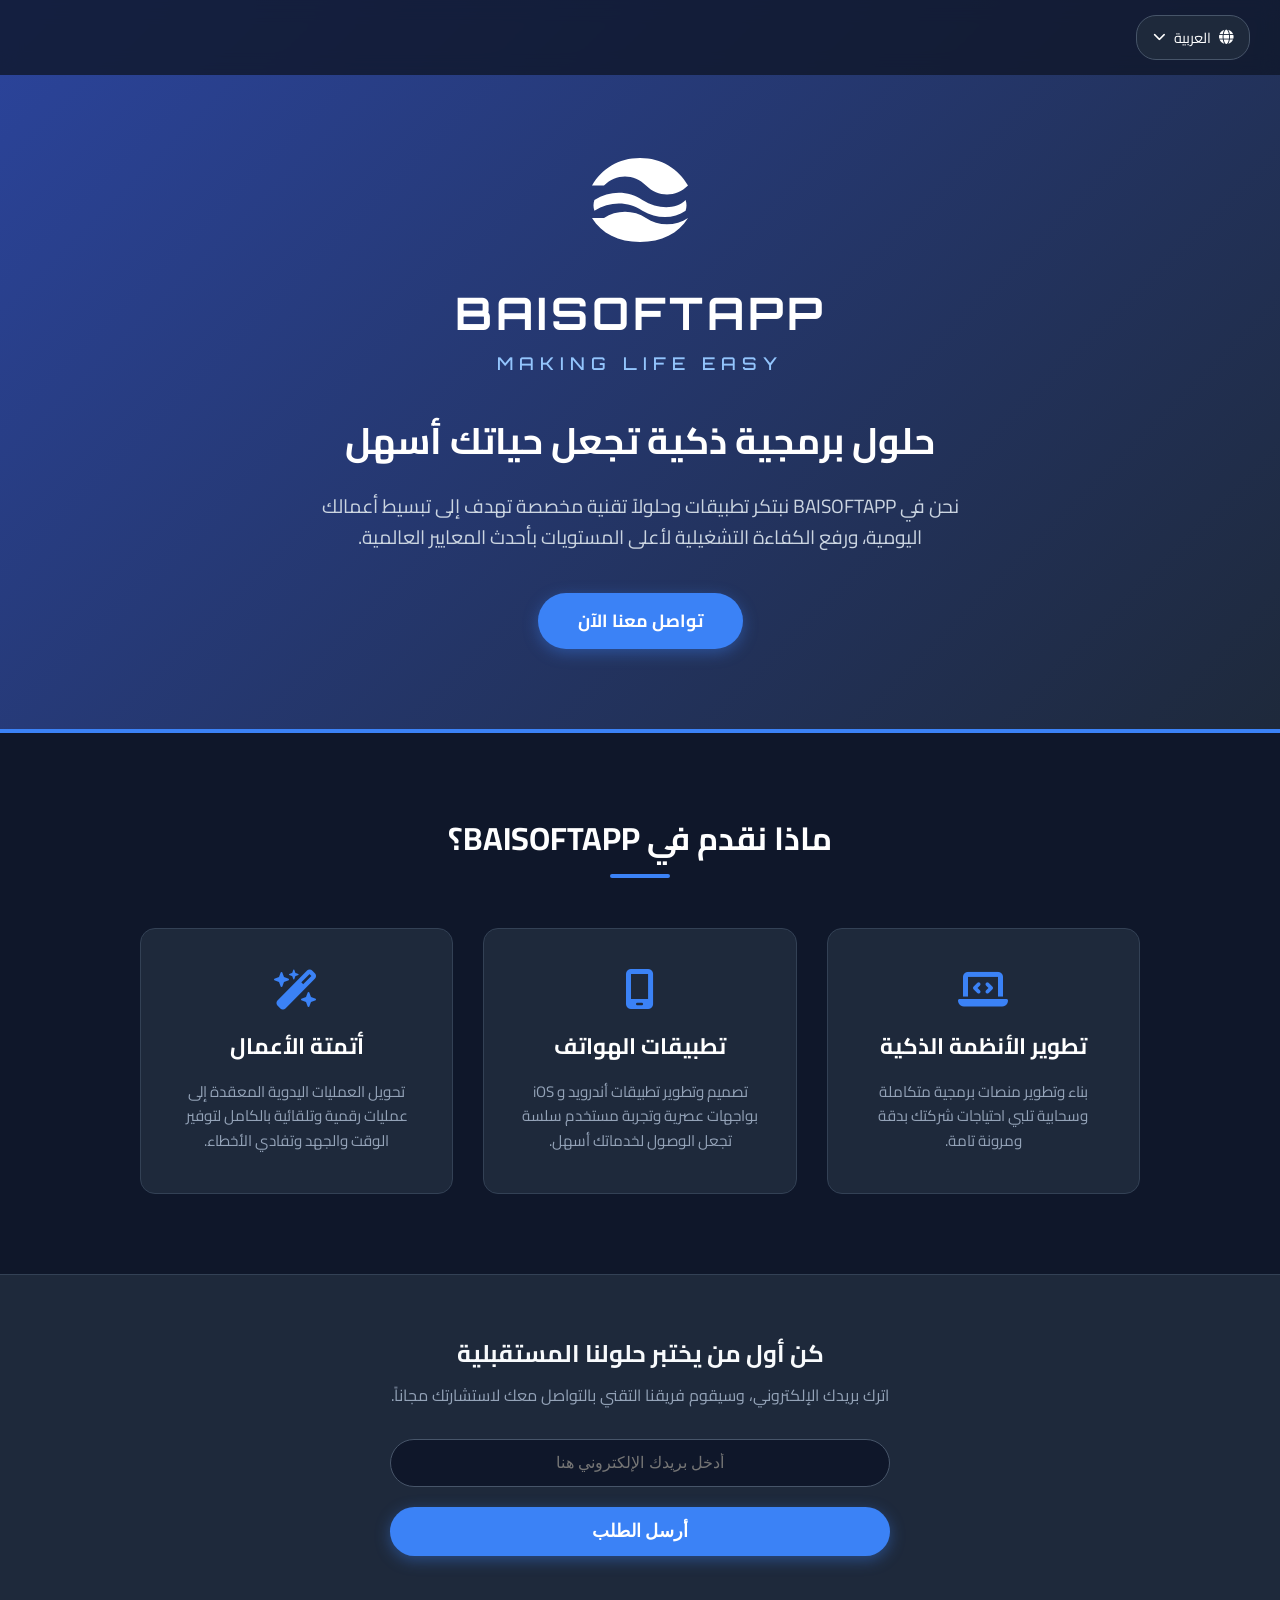
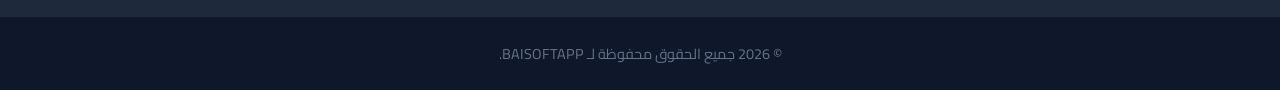
<file: index.html.html>
<!DOCTYPE html>
<html lang="ar" dir="rtl">
<head>
    <meta charset="UTF-8">
    <meta name="viewport" content="width=device-width, initial-scale=1.0">
    <title>BAISOFTAPP - Making Life Easy</title>
    <link rel="preconnect" href="https://fonts.googleapis.com">
    <link rel="preconnect" href="https://fonts.gstatic.com" crossorigin>
    <link href="https://fonts.googleapis.com/css2?family=Cairo:wght@400;700&family=Orbitron:wght@500;700&display=swap" rel="stylesheet">
    <link rel="stylesheet" href="https://cdnjs.cloudflare.com/ajax/libs/font-awesome/6.4.0/css/all.min.css">
    
    <style>
        * {
            box-sizing: border-box;
            margin: 0;
            padding: 0;
        }

        body {
            font-family: 'Cairo', sans-serif;
            background-color: #0f172a;
            color: #f8fafc;
            line-height: 1.6;
            overflow-x: hidden;
        }

        /* شريط التنقل العلوي وزر اللغة */
        .navbar {
            display: flex;
            justify-content: flex-start;
            align-items: center;
            padding: 15px 30px;
            background-color: rgba(15, 23, 42, 0.8);
            backdrop-filter: blur(10px);
            position: fixed;
            top: 0;
            width: 100%;
            z-index: 1000;
        }

        /* لضمان بقاء زر اللغة في المكان الصحيح حسب اتجاه الصفحة */
        html[dir="rtl"] .navbar { justify-content: flex-start; }
        html[dir="ltr"] .navbar { justify-content: flex-end; }

        .lang-switcher {
            position: relative;
            display: inline-block;
        }

        .lang-btn {
            background-color: #1e293b;
            color: white;
            border: 1px solid #475569;
            padding: 8px 16px;
            border-radius: 20px;
            cursor: pointer;
            font-family: 'Cairo', sans-serif;
            font-size: 0.9rem;
            display: flex;
            align-items: center;
            gap: 8px;
            transition: all 0.3s ease;
        }

        .lang-btn:hover {
            border-color: #3b82f6;
            background-color: #2b449c;
        }

        .lang-dropdown {
            display: none;
            position: absolute;
            top: 100%;
            margin-top: 5px;
            background-color: #1e293b;
            min-width: 120px;
            box-shadow: 0px 8px 16px rgba(0,0,0,0.3);
            border-radius: 8px;
            overflow: hidden;
            z-index: 1001;
            border: 1px solid #334155;
        }

        html[dir="rtl"] .lang-dropdown { right: 0; }
        html[dir="ltr"] .lang-dropdown { left: 0; }

        .lang-dropdown a {
            color: white;
            padding: 10px 16px;
            text-decoration: none;
            display: block;
            font-size: 0.9rem;
            transition: background 0.2s;
            text-align: center;
        }

        .lang-dropdown a:hover {
            background-color: #3b82f6;
        }

        .show { display: block; }

        /* قسم الهيدر والبطل */
        .hero-section {
            background: linear-gradient(135deg, #2b449c 0%, #1e293b 100%);
            padding: 140px 20px 80px 20px; 
            text-align: center;
            border-bottom: 4px solid #3b82f6;
        }

        .container {
            max-width: 1000px;
            margin: 0 auto;
        }

        .logo-container {
            margin-bottom: 20px;
        }

        .brand-name {
            font-family: 'Orbitron', sans-serif;
            font-size: 2.8rem;
            font-weight: 700;
            letter-spacing: 4px;
            color: #ffffff;
            margin-top: 10px;
            text-transform: uppercase;
        }

        .brand-slogan {
            font-family: 'Orbitron', sans-serif;
            font-size: 1.1rem;
            letter-spacing: 6px;
            color: #93c5fd;
            text-transform: uppercase;
            margin-bottom: 35px;
            font-weight: 500;
        }

        .hero-section h1 {
            font-size: 2.3rem;
            margin-bottom: 20px;
            color: #ffffff;
        }

        .hero-section p {
            font-size: 1.2rem;
            max-width: 700px;
            margin: 0 auto 40px auto;
            color: #cbd5e1;
        }

        /* أزرار اتخاذ الإجراء */
        .cta-btn {
            display: inline-block;
            background-color: #3b82f6;
            color: white;
            text-decoration: none;
            padding: 14px 40px;
            font-size: 1.1rem;
            font-weight: bold;
            border-radius: 50px;
            transition: all 0.3s ease;
            box-shadow: 0 4px 15px rgba(59, 130, 246, 0.4);
        }

        .cta-btn:hover {
            background-color: #2563eb;
            transform: translateY(-3px);
            box-shadow: 0 6px 20px rgba(59, 130, 246, 0.6);
        }

        /* قسم الخدمات والمميزات */
        .services-section {
            padding: 80px 20px;
            background-color: #0f172a;
        }

        .section-title {
            text-align: center;
            font-size: 2rem;
            margin-bottom: 50px;
            color: #ffffff;
            position: relative;
        }

        .section-title::after {
            content: '';
            display: block;
            width: 60px;
            height: 4px;
            background-color: #3b82f6;
            margin: 10px auto 0 auto;
            border-radius: 2px;
        }

        .grid {
            display: grid;
            grid-template-columns: repeat(auto-fit, minmax(280px, 1fr));
            gap: 30px;
        }

        .card {
            background-color: #1e293b;
            padding: 40px 30px;
            border-radius: 15px;
            text-align: center;
            border: 1px solid #334155;
            transition: all 0.3s ease;
        }

        .card:hover {
            transform: translateY(-5px);
            border-color: #3b82f6;
        }

        .card i {
            font-size: 2.5rem;
            color: #3b82f6;
            margin-bottom: 20px;
        }

        .card h3 {
            font-size: 1.4rem;
            margin-bottom: 15px;
            color: #ffffff;
        }

        .card p {
            color: #94a3b8;
            font-size: 0.95rem;
        }

        /* قسم التواصل وحفظ الاهتمام */
        .contact-section {
            background-color: #1e293b;
            padding: 60px 20px;
            text-align: center;
            border-top: 1px solid #334155;
        }

        .form-container {
            max-width: 500px;
            margin: 30px auto 0 auto;
        }

        .form-control {
            width: 100%;
            padding: 14px;
            background-color: #0f172a;
            border: 1px solid #475569;
            border-radius: 30px;
            color: white;
            font-size: 1rem;
            outline: none;
            text-align: center;
            margin-bottom: 20px;
        }

        .form-control:focus {
            border-color: #3b82f6;
        }

        /* الفوتر */
        footer {
            background-color: #0f172a;
            text-align: center;
            padding: 25px;
            color: #64748b;
            font-size: 0.9rem;
            border-top: 1px solid #1e293b;
        }

        /* التوافق مع الهواتف */
        @media (max-width: 768px) {
            .brand-name { font-size: 2rem; }
            .brand-slogan { font-size: 0.9rem; letter-spacing: 3px; }
            .hero-section h1 { font-size: 1.8rem; }
        }
    </style>
</head>
<body>

    <!-- شريط التنقل العلوي مع زر اختيار اللغة -->
    <nav class="navbar">
        <div class="lang-switcher">
            <button class="lang-btn" onclick="toggleDropdown()">
                <i class="fa-solid fa-globe"></i> <span id="current-lang">العربية</span> <i class="fa-solid fa-chevron-down" style="font-size: 0.8rem;"></i>
            </button>
            <div class="lang-dropdown" id="langDropdown">
                <a href="#" onclick="changeLanguage('ar')">العربية</a>
                <a href="#" onclick="changeLanguage('en')">English</a>
                <a href="#" onclick="changeLanguage('de')">Deutsch</a>
            </div>
        </div>
    </nav>

    <header class="hero-section">
        <div class="container">
            <div class="logo-container">
                <svg width="120" height="120" viewBox="0 0 100 100" xmlns="http://www.w3.org/2000/svg">
                    <circle cx="50" cy="50" r="45" fill="none"/>
                    <path d="M20,38 C30,28 45,28 55,38 C65,48 80,48 90,38 C82,24 68,15 50,15 C32,15 18,24 10,38 Z" fill="#ffffff"/>
                    <path d="M12,50 C25,42 40,42 52,50 C65,58 80,58 88,50 C89,53 89,56 88,59 C78,66 64,66 52,59 C40,51 25,51 12,59 C11,56 11,53 12,50 Z" fill="#ffffff"/>
                    <path d="M20,65 C30,58 45,58 55,65 C65,72 80,72 90,65 C82,78 68,85 50,85 C32,85 18,78 10,65 Z" fill="#ffffff"/>
                </svg>
                <div class="brand-name">baisoftapp</div>
                <div class="brand-slogan">making life easy</div>
            </div>

            <h1 id="hero-title">حلول برمجية ذكية تجعل حياتك أسهل</h1>
            <p id="hero-desc">نحن في BAISOFTAPP نبتكر تطبيقات وحلولاً تقنية مخصصة تهدف إلى تبسيط أعمالك اليومية، ورفع الكفاءة التشغيلية لأعلى المستويات بأحدث المعايير العالمية.</p>
            
            <!-- تم التعديل هنا: الزر يفتح الإيميل مباشرة ومجهز برابط البريد الخاص بك -->
            <a href="mailto:belalteq4pc@gmail.com" class="cta-btn" id="hero-cta">تواصل معنا الآن</a>
        </div>
    </header>

    <section class="services-section">
        <div class="container">
            <h2 class="section-title" id="services-title">ماذا نقدم في BAISOFTAPP؟</h2>
            <div class="grid">
                
                <div class="card">
                    <i class="fa-solid fa-laptop-code"></i>
                    <h3 id="srv1-title">تطوير الأنظمة الذكية</h3>
                    <p id="srv1-desc">بناء وتطوير منصات برمجية متكاملة وسحابية تلبي احتياجات شركتك بدقة ومرونة تامة.</p>
                </div>

                <div class="card">
                    <i class="fa-solid fa-mobile-screen"></i>
                    <h3 id="srv2-title">تطبيقات الهواتف</h3>
                    <p id="srv2-desc">تصميم وتطوير تطبيقات أندرويد و iOS بواجهات عصرية وتجربة مستخدم سلسة تجعل الوصول لخدماتك أسهل.</p>
                </div>

                <div class="card">
                    <i class="fa-solid fa-wand-magic-sparkles"></i>
                    <h3 id="srv3-title">أتمتة الأعمال</h3>
                    <p id="srv3-desc">تحويل العمليات اليدوية المعقدة إلى عمليات رقمية وتلقائية بالكامل لتوفير الوقت والجهد وتفادي الأخطاء.</p>
                </div>

            </div>
        </div>
    </section>

    <section class="contact-section" id="contact">
        <div class="container">
            <h2 id="contact-title">كن أول من يختبر حلولنا المستقبلية</h2>
            <p style="color: #94a3b8; margin-top: 10px;" id="contact-desc">اترك بريدك الإلكتروني، وسيقوم فريقنا التقني بالتواصل معك لاستشارتك مجاناً.</p>
            
            <div class="form-container">
                <form id="contact-form" onsubmit="handleFormSubmit(event)">
                    <input type="email" id="form-input" class="form-control" placeholder="أدخل بريدك الإلكتروني هنا" required>
                    <button type="submit" class="cta-btn" id="form-btn" style="border: none; width: 100%; cursor: pointer;">أرسل الطلب</button>
                </form>
            </div>
        </div>
    </section>

    <footer>
        <p id="footer-text">&copy; 2026 جميع الحقوق محفوظة لـ BAISOFTAPP.</p>
    </footer>

    <script>
        function toggleDropdown() {
            document.getElementById("langDropdown").classList.toggle("show");
        }

        window.onclick = function(event) {
            if (!event.target.matches('.lang-btn') && !event.target.matches('.lang-btn *')) {
                var dropdowns = document.getElementsByClassName("lang-dropdown");
                for (var i = 0; i < dropdowns.length; i++) {
                    var openDropdown = dropdowns[i];
                    if (openDropdown.classList.contains('show')) {
                        openDropdown.classList.remove('show');
                    }
                }
            }
        }

        const translations = {
            ar: {
                langName: "العربية",
                heroTitle: "حلول برمجية ذكية تجعل حياتك أسهل",
                heroDesc: "نحن في BAISOFTAPP نبتكر تطبيقات وحلولاً تقنية مخصصة تهدف إلى تبسيط أعمالك اليومية، ورفع الكفاءة التشغيلية لأعلى المستويات بأحدث المعايير العالمية.",
                heroCta: "تواصل معنا الآن",
                servicesTitle: "ماذا نقدم في BAISOFTAPP؟",
                srv1Title: "تطوير الأنظمة الذكية",
                srv1Desc: "بناء وتطوير منصات برمجية متكاملة وسحابية تلبي احتياجات شركتك بدقة ومرونة تامة.",
                srv2Title: "تطبيقات الهواتف",
                srv2Desc: "تصميم وتطوير تطبيقات أندرويد و iOS بواجهات عصرية وتجربة مستخدم سلسة تجعل الوصول لخدماتك أسهل.",
                srv3Title: "أتمتة الأعمال",
                srv3Desc: "تحويل العمليات اليدوية المعقدة إلى عمليات رقمية وتلقائية بالكامل لتوفير الوقت والجهد وتفادي الأخطاء.",
                contactTitle: "كن أول من يختبر حلولنا المستقبلية",
                contactDesc: "اترك بريدك الإلكتروني، وسيقوم فريقنا التقني بالتواصل معك لاستشارتك مجاناً.",
                formPlaceholder: "أدخل بريدك الإلكتروني هنا",
                formBtn: "أرسل الطلب",
                footerText: "© 2026 جميع الحقوق محفوظة لـ BAISOFTAPP.",
                alertMsg: "شكراً لتواصلك مع BAISOFTAPP! سنتواصل معك قريباً جداً."
            },
            en: {
                langName: "English",
                heroTitle: "Smart Software Solutions That Make Life Easy",
                heroDesc: "At BAISOFTAPP, we innovate custom applications and technical solutions aimed at simplifying your daily operations and raising efficiency to the highest global standards.",
                heroCta: "Contact Us Now",
                servicesTitle: "What Do We Offer at BAISOFTAPP?",
                srv1Title: "Smart Systems Development",
                srv1Desc: "Building and developing integrated, cloud-based software platforms that precisely meet your business needs.",
                srv2Title: "Mobile Applications",
                srv2Desc: "Designing and developing Android and iOS apps with modern interfaces and seamless user experience.",
                srv3Title: "Business Automation",
                srv3Desc: "Transforming complex manual operations into fully automated digital processes to save time and prevent errors.",
                contactTitle: "Be the First to Experience Our Future Solutions",
                contactDesc: "Leave your email, and our technical team will reach out to you for a free consultation.",
                formPlaceholder: "Enter your email here",
                formBtn: "Submit Request",
                footerText: "© 2026 BAISOFTAPP. All rights reserved.",
                alertMsg: "Thank you for contacting BAISOFTAPP! We will get back to you very soon."
            },
            de: {
                langName: "Deutsch",
                heroTitle: "Intelligente Softwarelösungen, die das Leben leichter machen",
                heroDesc: "Wir bei BAISOFTAPP entwickeln maßgeschneiderte Anwendungen und technologische Lösungen, um Ihre täglichen Abläufe zu vereinfachen und die Effizienz nach höchsten globalen Standards zu steigern.",
                heroCta: "Kontaktieren Sie uns",
                servicesTitle: "Was bieten wir bei BAISOFTAPP an?",
                srv1Title: "Entwicklung smarter Systeme",
                srv1Desc: "Aufbau und Entwicklung integrierter, cloudbasierter Softwareplattformen, die exakt auf Ihre Geschäftsanforderungen zugeschnitten sind.",
                srv2Title: "Mobile Apps",
                srv2Desc: "Konzeption und Entwicklung von Android- und iOS-Apps mit modernen Benutzeroberflächen und nahtloser User Experience.",
                srv3Title: "Geschäftsprozessautomatisierung",
                srv3Desc: "Transformation komplexer manueller Abläufe in vollautomatische digitale Prozesse, um Zeit zu sparen und Fehler zu vermeiden.",
                contactTitle: "Erleben Sie als Erster unsere Zukunftslösungen",
                contactDesc: "Hinterlassen Sie Ihre E-Mail-Adresse und unser technisches Team wird sich für eine kostenlose Beratung mit Ihnen in Verbindung setzen.",
                formPlaceholder: "Geben Sie hier Ihre E-Mail-Adresse ein",
                formBtn: "Anfrage senden",
                footerText: "© 2026 BAISOFTAPP. Alle Rechte vorbehalten.",
                alertMsg: "Vielen Dank für Ihre Kontaktaufnahme mit BAISOFTAPP! Wir werden uns in Kürze bei Ihnen melden."
            }
        };

        let currentLang = 'ar';

        function changeLanguage(lang) {
            currentLang = lang;
            const htmlTag = document.documentElement;
            htmlTag.setAttribute("lang", lang);
            
            if (lang === 'ar') {
                htmlTag.setAttribute("dir", "rtl");
                document.body.style.fontFamily = "'Cairo', sans-serif";
            } else {
                htmlTag.setAttribute("dir", "ltr");
                document.body.style.fontFamily = "'Orbitron', 'Cairo', sans-serif";
            }

            document.getElementById("current-lang").innerText = translations[lang].langName;

            document.getElementById("hero-title").innerText = translations[lang].heroTitle;
            document.getElementById("hero-desc").innerText = translations[lang].heroDesc;
            document.getElementById("hero-cta").innerText = translations[lang].heroCta;
            
            document.getElementById("services-title").innerText = translations[lang].servicesTitle;
            document.getElementById("srv1-title").innerText = translations[lang].srv1Title;
            document.getElementById("srv1-desc").innerText = translations[lang].srv1Desc;
            document.getElementById("srv2-title").innerText = translations[lang].srv2Title;
            document.getElementById("srv2-desc").innerText = translations[lang].srv2Desc;
            document.getElementById("srv3-title").innerText = translations[lang].srv3Title;
            document.getElementById("srv3-desc").innerText = translations[lang].srv3Desc;
            
            document.getElementById("contact-title").innerText = translations[lang].contactTitle;
            document.getElementById("contact-desc").innerText = translations[lang].contactDesc;
            document.getElementById("form-input").setAttribute("placeholder", translations[lang].formPlaceholder);
            document.getElementById("form-btn").innerText = translations[lang].formBtn;
            
            document.getElementById("footer-text").innerText = translations[lang].footerText;
        }

        function handleFormSubmit(event) {
            event.preventDefault();
            alert(translations[currentLang].alertMsg);
            document.getElementById("form-input").value = "";
        }
    </script>
</body>
</html>
</file>
